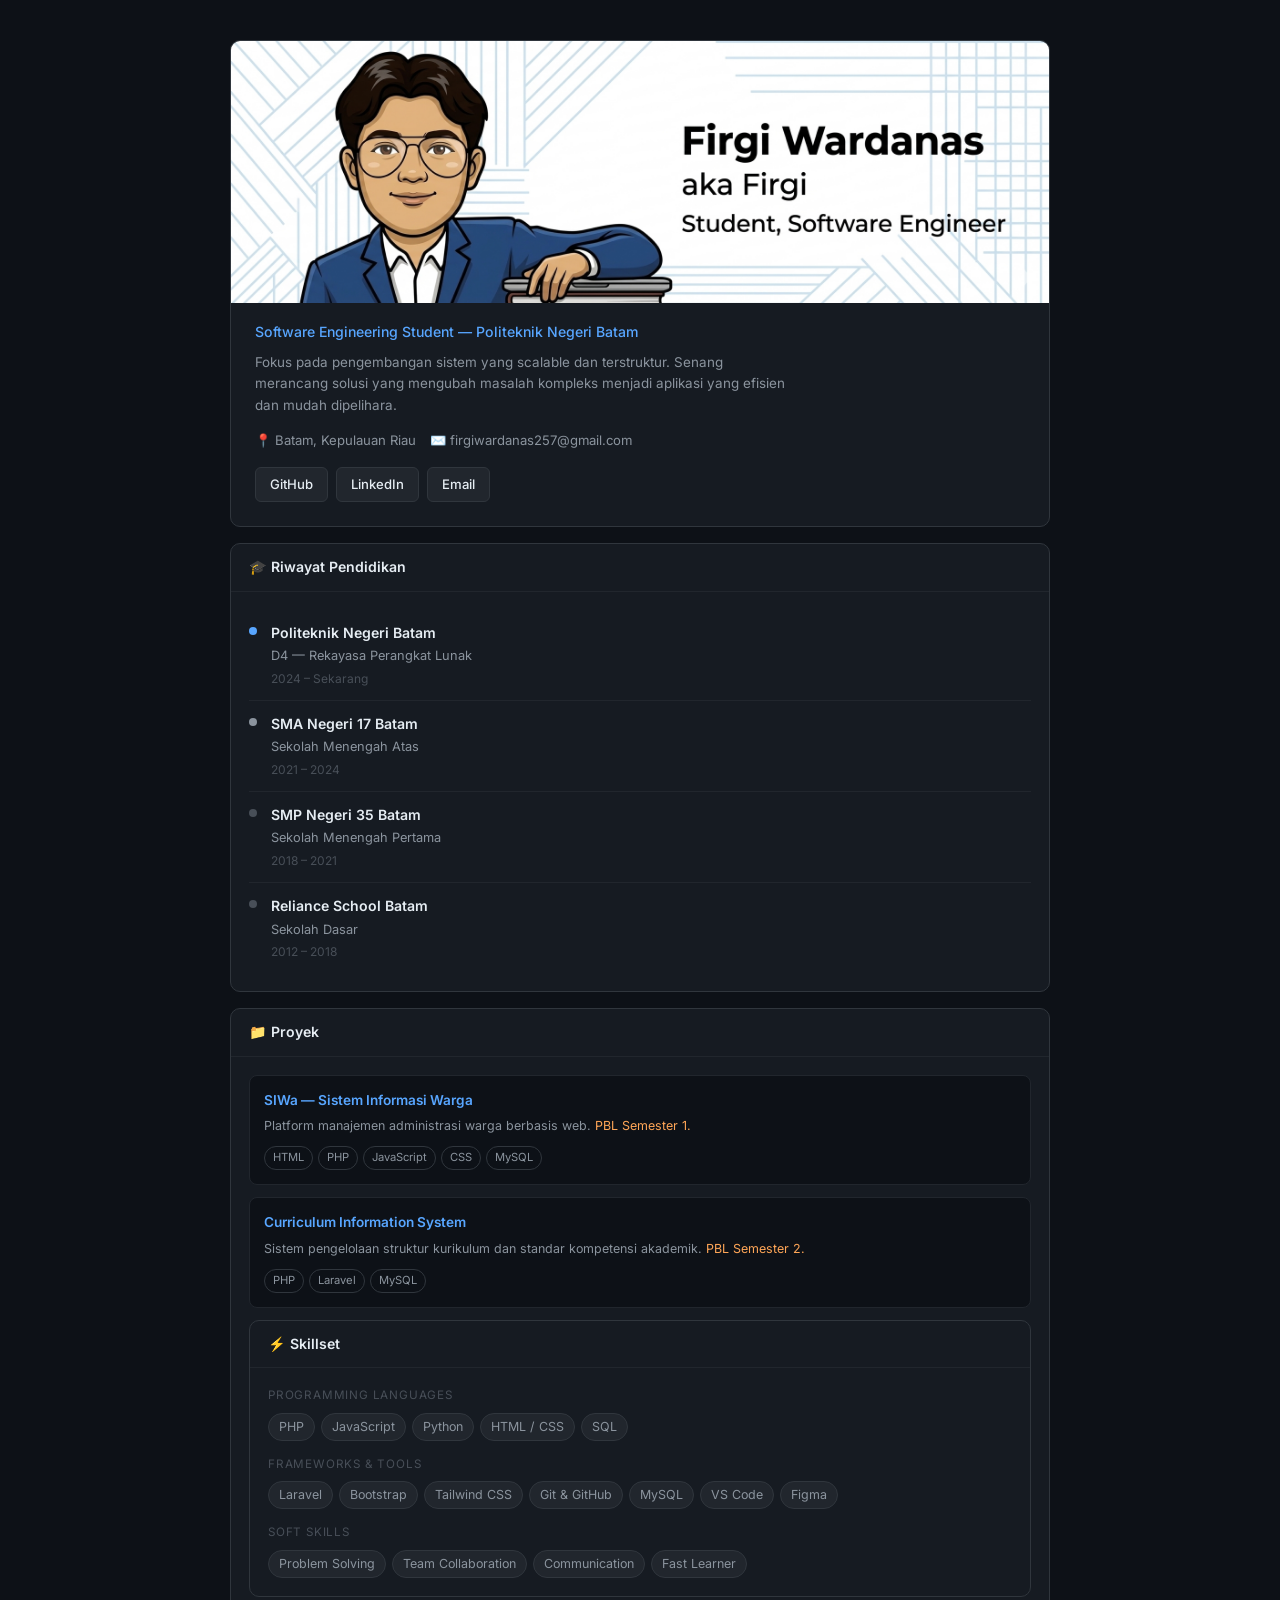
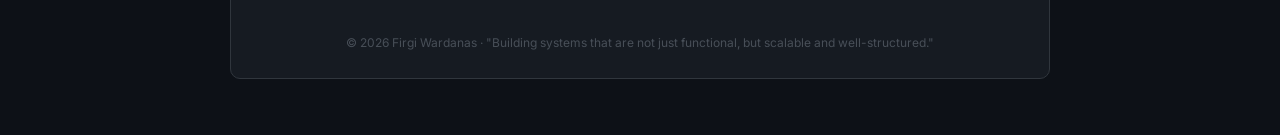
<file: index.html>
<!DOCTYPE html>
<html lang="id">
<head>
  <meta charset="UTF-8" />
  <meta name="viewport" content="width=device-width, initial-scale=1.0"/>
  <title>Firgi Wardanas</title>
  <link href="https://fonts.googleapis.com/css2?family=Inter:wght@300;400;500;600;700&display=swap" rel="stylesheet"/>
  <link rel="stylesheet" href="style.css">
</head>
<body>
<div class="container">

  <!-- HERO -->
  <div class="hero">
    <div class="hero-banner">
  <img src="Firgi.png" alt="Firgi">
</div>
    <div class="hero-body">
      <div class="hero-role">Software Engineering Student — Politeknik Negeri Batam</div>
      <p class="hero-desc">
        Fokus pada pengembangan sistem yang scalable dan terstruktur. Senang merancang solusi yang mengubah masalah kompleks menjadi aplikasi yang efisien dan mudah dipelihara.
      </p>
      <div class="hero-meta">
        <span>📍 Batam, Kepulauan Riau</span>
        <span>✉️ <a href="mailto:firgiwardanas257@gmail.com">firgiwardanas257@gmail.com</a></span>
      </div>
      <div class="hero-links">
        <a href="https://github.com/FirgiWardanas" target="_blank" class="btn">GitHub</a>
        <a href="https://linkedin.com/in/firgiwardanas" target="_blank" class="btn">LinkedIn</a>
        <a href="mailto:firgiwardanas257@gmail.com" class="btn">Email</a>
      </div>
    </div>
  </div>

  <!-- EDUCATION -->
  <div class="card">
    <div class="card-header">🎓 Riwayat Pendidikan</div>
    <div class="card-body">

      <div class="edu-item">
        <div class="edu-dot"></div>
        <div>
          <div class="edu-name">Politeknik Negeri Batam</div>
          <div class="edu-major">D4 — Rekayasa Perangkat Lunak</div>
          <div class="edu-year">2024 – Sekarang</div>
        </div>
      </div>

      <div class="edu-item">
        <div class="edu-dot" style="background:#8b949e"></div>
        <div>
          <div class="edu-name">SMA Negeri 17 Batam</div>
          <div class="edu-major">Sekolah Menengah Atas</div>
          <div class="edu-year">2021 – 2024</div>
        </div>
      </div>

      <div class="edu-item">
        <div class="edu-dot" style="background:#484f58"></div>
        <div>
          <div class="edu-name">SMP Negeri 35 Batam</div>
          <div class="edu-major">Sekolah Menengah Pertama</div>
          <div class="edu-year">2018 – 2021</div>
        </div>
      </div>

      <div class="edu-item">
        <div class="edu-dot" style="background:#484f58"></div>
        <div>
          <div class="edu-name">Reliance School Batam</div>
          <div class="edu-major">Sekolah Dasar</div>
          <div class="edu-year">2012 – 2018</div>
        </div>
      </div>

    </div>
  </div>

  <!-- PROJECTS -->
  <div class="card">
    <div class="card-header">📁 Proyek</div>
    <div class="card-body">
      <div class="project-grid">

        <div class="project-item">
          <div class="project-name">SIWa — Sistem Informasi Warga</div>
          <div class="project-desc">Platform manajemen administrasi warga berbasis web. <span style="color:#ffa657">PBL Semester 1.</span></div>
          <div class="tags">
            <span class="tag">HTML</span><span class="tag">PHP</span><span class="tag">JavaScript</span><span class="tag">CSS</span><span class="tag">MySQL</span>
          </div>
        </div>

        <div class="project-item">
          <div class="project-name">Curriculum Information System</div>
          <div class="project-desc">Sistem pengelolaan struktur kurikulum dan standar kompetensi akademik. <span style="color:#ffa657">PBL Semester 2.</span></div>
          <div class="tags">
            <span class="tag">PHP</span><span class="tag">Laravel</span><span class="tag">MySQL</span>
          </div>
        </div>

  <!-- SKILLS -->
  <div class="card">
    <div class="card-header">⚡ Skillset</div>
    <div class="card-body">

      <div class="skill-section">
        <div class="skill-label">Programming Languages</div>
        <div class="skill-chips">
          <span class="chip">PHP</span>
          <span class="chip">JavaScript</span>
          <span class="chip">Python</span>
          <span class="chip">HTML / CSS</span>
          <span class="chip">SQL</span>
        </div>
      </div>

      <div class="skill-section">
        <div class="skill-label">Frameworks & Tools</div>
        <div class="skill-chips">
          <span class="chip">Laravel</span>
          <span class="chip">Bootstrap</span>
          <span class="chip">Tailwind CSS</span>
          <span class="chip">Git & GitHub</span>
          <span class="chip">MySQL</span>
          <span class="chip">VS Code</span>
          <span class="chip">Figma</span>
        </div>
      </div>

      <div class="skill-section">
        <div class="skill-label">Soft Skills</div>
        <div class="skill-chips">
          <span class="chip">Problem Solving</span>
          <span class="chip">Team Collaboration</span>
          <span class="chip">Communication</span>
          <span class="chip">Fast Learner</span>
        </div>
      </div>

    </div>
  </div>

</div>

<footer>
  © 2026 Firgi Wardanas · "Building systems that are not just functional, but scalable and well-structured."
</footer>

</body>
</html>
</file>
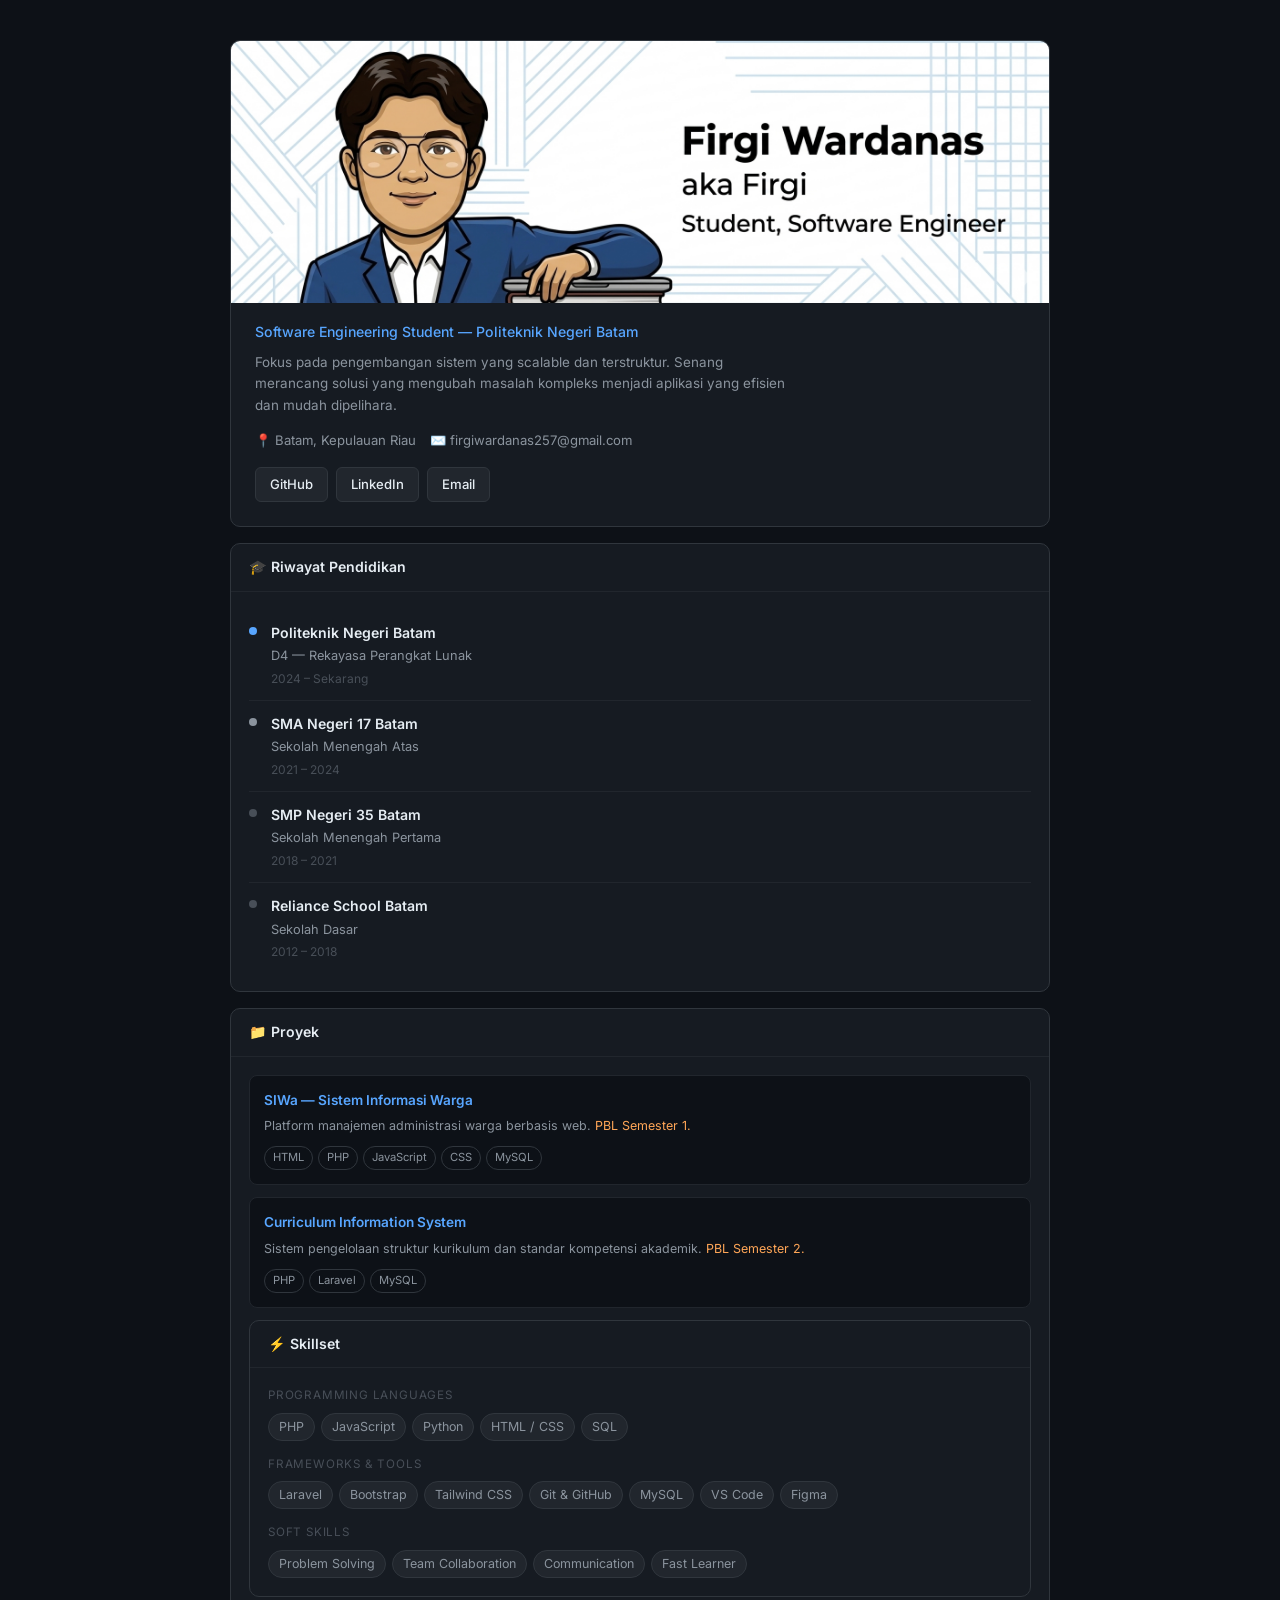
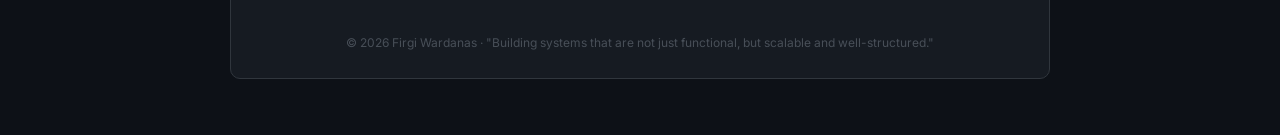
<file: index (1).html>
<!DOCTYPE html>
<html lang="id">
<head>
  <meta charset="UTF-8" />
  <meta name="viewport" content="width=device-width, initial-scale=1.0"/>
  <title>Firgi Wardanas</title>
  <link href="https://fonts.googleapis.com/css2?family=Inter:wght@300;400;500;600;700&display=swap" rel="stylesheet"/>
  <link rel="stylesheet" href="style.css">
</head>
<body>
<div class="container">

  <!-- HERO -->
  <div class="hero">
    <div class="hero-banner">
  <img src="Firgi.png" alt="Firgi">
</div>
    <div class="hero-body">
      <div class="hero-role">Software Engineering Student — Politeknik Negeri Batam</div>
      <p class="hero-desc">
        Fokus pada pengembangan sistem yang scalable dan terstruktur. Senang merancang solusi yang mengubah masalah kompleks menjadi aplikasi yang efisien dan mudah dipelihara.
      </p>
      <div class="hero-meta">
        <span>📍 Batam, Kepulauan Riau</span>
        <span>✉️ <a href="mailto:firgiwardanas257@gmail.com">firgiwardanas257@gmail.com</a></span>
      </div>
      <div class="hero-links">
        <a href="https://github.com/FirgiWardanas" target="_blank" class="btn">GitHub</a>
        <a href="https://linkedin.com/in/firgiwardanas" target="_blank" class="btn">LinkedIn</a>
        <a href="mailto:firgiwardanas257@gmail.com" class="btn">Email</a>
      </div>
    </div>
  </div>

  <!-- EDUCATION -->
  <div class="card">
    <div class="card-header">🎓 Riwayat Pendidikan</div>
    <div class="card-body">

      <div class="edu-item">
        <div class="edu-dot"></div>
        <div>
          <div class="edu-name">Politeknik Negeri Batam</div>
          <div class="edu-major">D4 — Rekayasa Perangkat Lunak</div>
          <div class="edu-year">2024 – Sekarang</div>
        </div>
      </div>

      <div class="edu-item">
        <div class="edu-dot" style="background:#8b949e"></div>
        <div>
          <div class="edu-name">SMA Negeri 17 Batam</div>
          <div class="edu-major">Sekolah Menengah Atas</div>
          <div class="edu-year">2021 – 2024</div>
        </div>
      </div>

      <div class="edu-item">
        <div class="edu-dot" style="background:#484f58"></div>
        <div>
          <div class="edu-name">SMP Negeri 35 Batam</div>
          <div class="edu-major">Sekolah Menengah Pertama</div>
          <div class="edu-year">2018 – 2021</div>
        </div>
      </div>

      <div class="edu-item">
        <div class="edu-dot" style="background:#484f58"></div>
        <div>
          <div class="edu-name">Reliance School Batam</div>
          <div class="edu-major">Sekolah Dasar</div>
          <div class="edu-year">2012 – 2018</div>
        </div>
      </div>

    </div>
  </div>

  <!-- PROJECTS -->
  <div class="card">
    <div class="card-header">📁 Proyek</div>
    <div class="card-body">
      <div class="project-grid">

        <div class="project-item">
          <div class="project-name">SIWa — Sistem Informasi Warga</div>
          <div class="project-desc">Platform manajemen administrasi warga berbasis web. <span style="color:#ffa657">PBL Semester 1.</span></div>
          <div class="tags">
            <span class="tag">HTML</span><span class="tag">PHP</span><span class="tag">JavaScript</span><span class="tag">CSS</span><span class="tag">MySQL</span>
          </div>
        </div>

        <div class="project-item">
          <div class="project-name">Curriculum Information System</div>
          <div class="project-desc">Sistem pengelolaan struktur kurikulum dan standar kompetensi akademik. <span style="color:#ffa657">PBL Semester 2.</span></div>
          <div class="tags">
            <span class="tag">PHP</span><span class="tag">Laravel</span><span class="tag">MySQL</span>
          </div>
        </div>

  <!-- SKILLS -->
  <div class="card">
    <div class="card-header">⚡ Skillset</div>
    <div class="card-body">

      <div class="skill-section">
        <div class="skill-label">Programming Languages</div>
        <div class="skill-chips">
          <span class="chip">PHP</span>
          <span class="chip">JavaScript</span>
          <span class="chip">Python</span>
          <span class="chip">HTML / CSS</span>
          <span class="chip">SQL</span>
        </div>
      </div>

      <div class="skill-section">
        <div class="skill-label">Frameworks & Tools</div>
        <div class="skill-chips">
          <span class="chip">Laravel</span>
          <span class="chip">Bootstrap</span>
          <span class="chip">Tailwind CSS</span>
          <span class="chip">Git & GitHub</span>
          <span class="chip">MySQL</span>
          <span class="chip">VS Code</span>
          <span class="chip">Figma</span>
        </div>
      </div>

      <div class="skill-section">
        <div class="skill-label">Soft Skills</div>
        <div class="skill-chips">
          <span class="chip">Problem Solving</span>
          <span class="chip">Team Collaboration</span>
          <span class="chip">Communication</span>
          <span class="chip">Fast Learner</span>
        </div>
      </div>

    </div>
  </div>

</div>

<footer>
  © 2026 Firgi Wardanas · "Building systems that are not just functional, but scalable and well-structured."
</footer>

</body>
</html>
</file>
<file: style.css>
* { margin: 0; padding: 0; box-sizing: border-box; }

    body {
      background: #0d1117;
      color: #e6edf3;
      font-family: 'Inter', sans-serif;
      font-size: 14px;
      line-height: 1.6;
    }

    .container {
      max-width: 860px;
      margin: 0 auto;
      padding: 40px 20px;
    }

    /* ===== HERO ===== */
    .hero {
      border: 1px solid #30363d;
      border-radius: 10px;
      overflow: hidden;
      margin-bottom: 16px;
      background: #161b22;
    }
    
.hero-banner {
  max-height: 260px;
}

.hero-banner img {
  width: 100%;
  height: auto;
}

    .hero-banner h1 {
      font-size: 2rem;
      font-weight: 700;
      color: #fff;
    }

    .hero-banner h1 span { color: #58a6ff; }

    .hero-banner p {
      color: #8b949e;
      font-size: 0.82rem;
      margin-top: 4px;
    }

    .hero-body { padding: 20px 24px 24px; }

    .hero-role {
      font-size: 0.88rem;
      color: #58a6ff;
      font-weight: 500;
      margin-bottom: 8px;
    }

    .hero-desc {
      color: #8b949e;
      font-size: 0.84rem;
      margin-bottom: 14px;
      max-width: 540px;
    }

    .hero-meta {
      display: flex;
      flex-wrap: wrap;
      gap: 14px;
      font-size: 0.82rem;
      color: #8b949e;
      margin-bottom: 16px;
    }

    .hero-meta a { color: #8b949e; text-decoration: none; }
    .hero-meta a:hover { color: #58a6ff; }

    .hero-links { display: flex; gap: 8px; flex-wrap: wrap; }

    .btn {
      display: inline-flex;
      align-items: center;
      gap: 6px;
      padding: 6px 14px;
      border-radius: 6px;
      font-size: 0.82rem;
      font-weight: 500;
      text-decoration: none;
      border: 1px solid #30363d;
      background: #21262d;
      color: #e6edf3;
      transition: background 0.15s;
    }

    .btn:hover { background: #30363d; }

    /* ===== CARD ===== */
    .card {
      border: 1px solid #30363d;
      border-radius: 10px;
      background: #161b22;
      margin-bottom: 16px;
    }

    .card-header {
      padding: 12px 18px;
      border-bottom: 1px solid #21262d;
      font-weight: 600;
      font-size: 0.88rem;
      color: #e6edf3;
    }

    .card-body { padding: 18px; }

    /* ===== EDUCATION ===== */
    .edu-item {
      display: flex;
      gap: 14px;
      align-items: flex-start;
      padding: 12px 0;
    }

    .edu-item + .edu-item { border-top: 1px solid #21262d; }

    .edu-dot {
      width: 8px; height: 8px;
      border-radius: 50%;
      background: #58a6ff;
      margin-top: 5px;
      flex-shrink: 0;
    }

    .edu-name { font-weight: 600; font-size: 0.88rem; }
    .edu-major { font-size: 0.8rem; color: #8b949e; margin: 2px 0; }
    .edu-year { font-size: 0.75rem; color: #484f58; }

    /* ===== PROJECTS ===== */
    .project-grid {
      display: grid;
      grid-template-columns: 1fr 1fr;
      gap: 12px;
    }

    .project-item {
      border: 1px solid #21262d;
      border-radius: 8px;
      padding: 14px;
      background: #0d1117;
    }

    .project-name {
      font-weight: 600;
      font-size: 0.85rem;
      color: #58a6ff;
      margin-bottom: 6px;
    }

    .project-desc {
      font-size: 0.78rem;
      color: #8b949e;
      margin-bottom: 10px;
      line-height: 1.5;
    }

    .tags { display: flex; flex-wrap: wrap; gap: 5px; }

    .tag {
      font-size: 0.7rem;
      padding: 2px 8px;
      border-radius: 20px;
      border: 1px solid #30363d;
      color: #8b949e;
    }

    /* ===== SKILLS ===== */
    .skill-section + .skill-section { margin-top: 14px; }

    .skill-label {
      font-size: 0.73rem;
      color: #484f58;
      text-transform: uppercase;
      letter-spacing: 0.8px;
      margin-bottom: 8px;
    }

    .skill-chips { display: flex; flex-wrap: wrap; gap: 6px; }

    .chip {
      font-size: 0.78rem;
      padding: 3px 10px;
      border-radius: 20px;
      border: 1px solid #30363d;
      color: #8b949e;
      background: #21262d;
    }

    /* ===== FOOTER ===== */
    footer {
      text-align: center;
      padding: 20px 0 8px;
      font-size: 0.75rem;
      color: #484f58;
    }

    @media (max-width: 600px) {
      .project-grid { grid-template-columns: 1fr; }
      .hero-banner h1 { font-size: 1.4rem; }
    }

    /* ===== GRID 2 COLUMN ===== */
.grid-2 {
  display: grid;
  grid-template-columns: 2fr 1fr; /* Projects lebih besar */
  gap: 16px;
}

/* Biar project di dalamnya tetap rapi */
.project-grid {
  display: grid;
  grid-template-columns: 1fr;
  gap: 12px;
}

/* Responsive */
@media (max-width: 768px) {
  .grid-2 {
    grid-template-columns: 1fr;
  }
}
</file>
